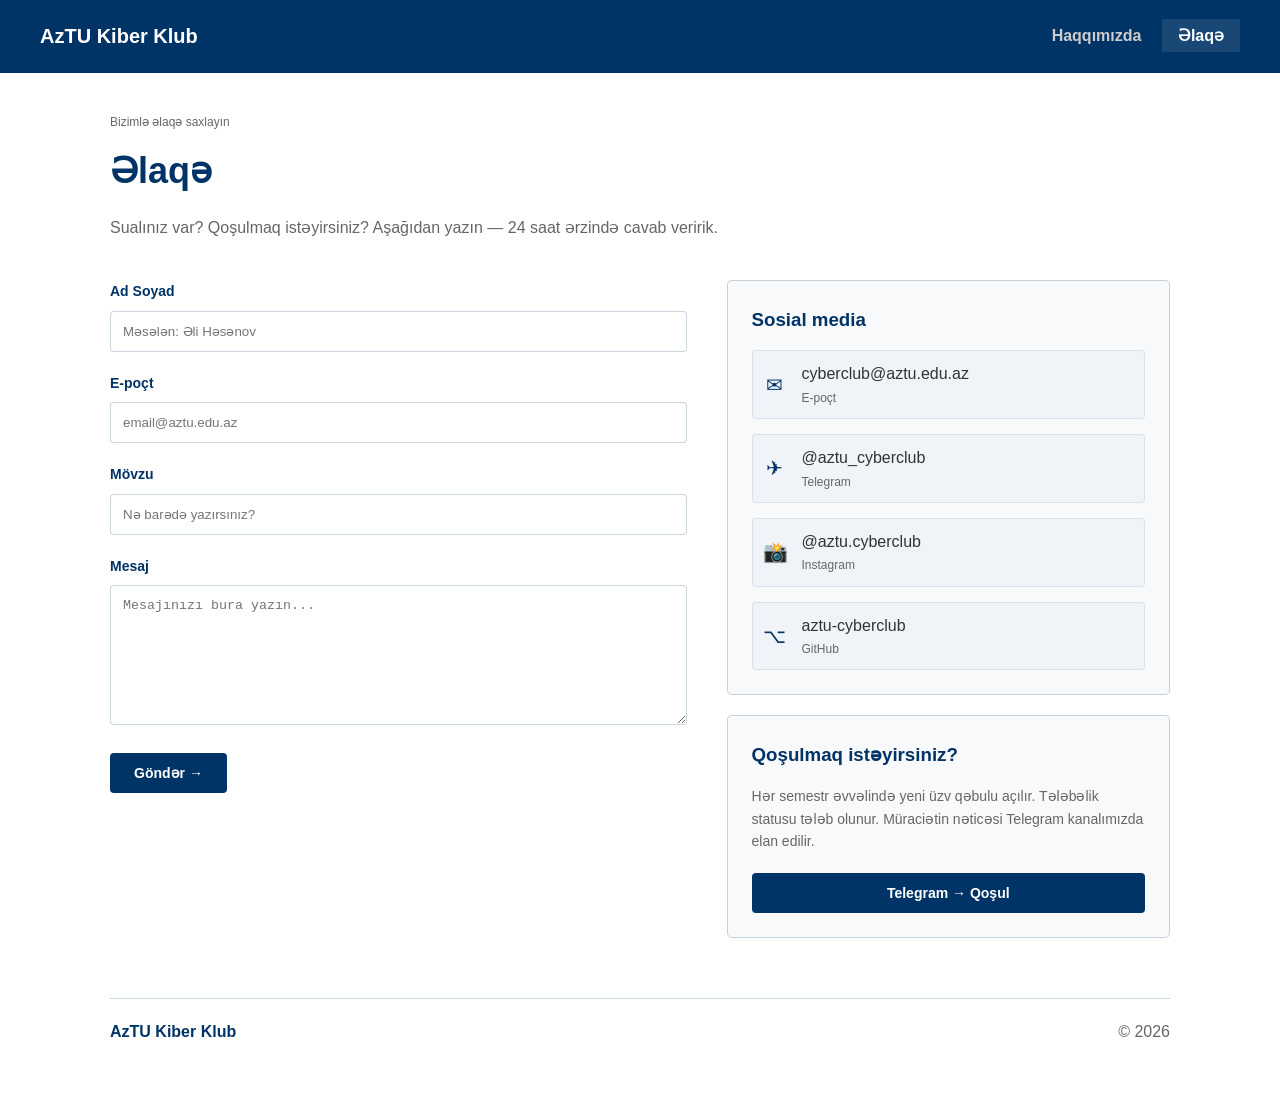
<file: elaqe.html>
<!DOCTYPE html>
<html lang="az">

<head>
  <meta charset="UTF-8">
  <meta name="viewport" content="width=device-width, initial-scale=1.0">
  <title>AzTU Kiber Klub — Əlaqə</title>
  <link rel="stylesheet" href="style.css">
</head>

<body>

  <nav>
    <a class="logo" href="haqqimizda.html">AzTU Kiber Klub</a>

    <div class="nav-linklər">
      <a href="haqqimizda.html">Haqqımızda</a>
      <a class="aktiv" href="elaqe.html">Əlaqə</a>
    </div>
  </nav>

  <div class="məzmun">

    <div class="elaqe-ust">
      <p class="kicik-yazı">Bizimlə əlaqə saxlayın</p>
      <h1>Əlaqə</h1>
      <p>Sualınız var? Qoşulmaq istəyirsiniz? Aşağıdan yazın — 24 saat ərzində cavab veririk.</p>
    </div>

    <div class="elaqe-grid">

      <div class="forma">

        <div>
          <label>Ad Soyad</label>
          <input type="text" placeholder="Məsələn: Əli Həsənov">
        </div>

        <div>
          <label>E-poçt</label>
          <input type="email" placeholder="email@aztu.edu.az">
        </div>

        <div>
          <label>Mövzu</label>
          <input type="text" placeholder="Nə barədə yazırsınız?">
        </div>

        <div>
          <label>Mesaj</label>
          <textarea placeholder="Mesajınızı bura yazın..."></textarea>
        </div>

        <button class="dugme">Göndər →</button>

      </div>

      <div class="elaqe-yan">

        <div class="elaqe-kart">
          <h3>Sosial media</h3>

          <a class="link-satir" href="mailto:cyberclub@aztu.edu.az">
            <span>✉</span>
            <div>
              <span>cyberclub@aztu.edu.az</span>
              <span class="link-alt">E-poçt</span>
            </div>
          </a>

          <a class="link-satir" href="https://t.me/aztu_cyberclub" target="_blank">
            <span>✈</span>
            <div>
              <span>@aztu_cyberclub</span>
              <span class="link-alt">Telegram</span>
            </div>
          </a>

          <a class="link-satir" href="https://instagram.com/aztu.cyberclub" target="_blank">
            <span>📸</span>
            <div>
              <span>@aztu.cyberclub</span>
              <span class="link-alt">Instagram</span>
            </div>
          </a>

          <a class="link-satir" href="https://github.com/aztu-cyberclub" target="_blank">
            <span>⌥</span>
            <div>
              <span>aztu-cyberclub</span>
              <span class="link-alt">GitHub</span>
            </div>
          </a>

        </div>

        <div class="elaqe-kart">
          <h3>Qoşulmaq istəyirsiniz?</h3>
          <p>
            Hər semestr əvvəlində yeni üzv qəbulu açılır. Tələbəlik statusu tələb olunur.
            Müraciətin nəticəsi Telegram kanalımızda elan edilir.
          </p>
          <button class="dugme">Telegram → Qoşul</button>
        </div>

      </div>

    </div>

    <footer>
      <div class="footer-logo">AzTU Kiber Klub</div>
      <div class="footer-yazı">© 2026</div>
    </footer>

  </div>

</body>
</html>
</file>
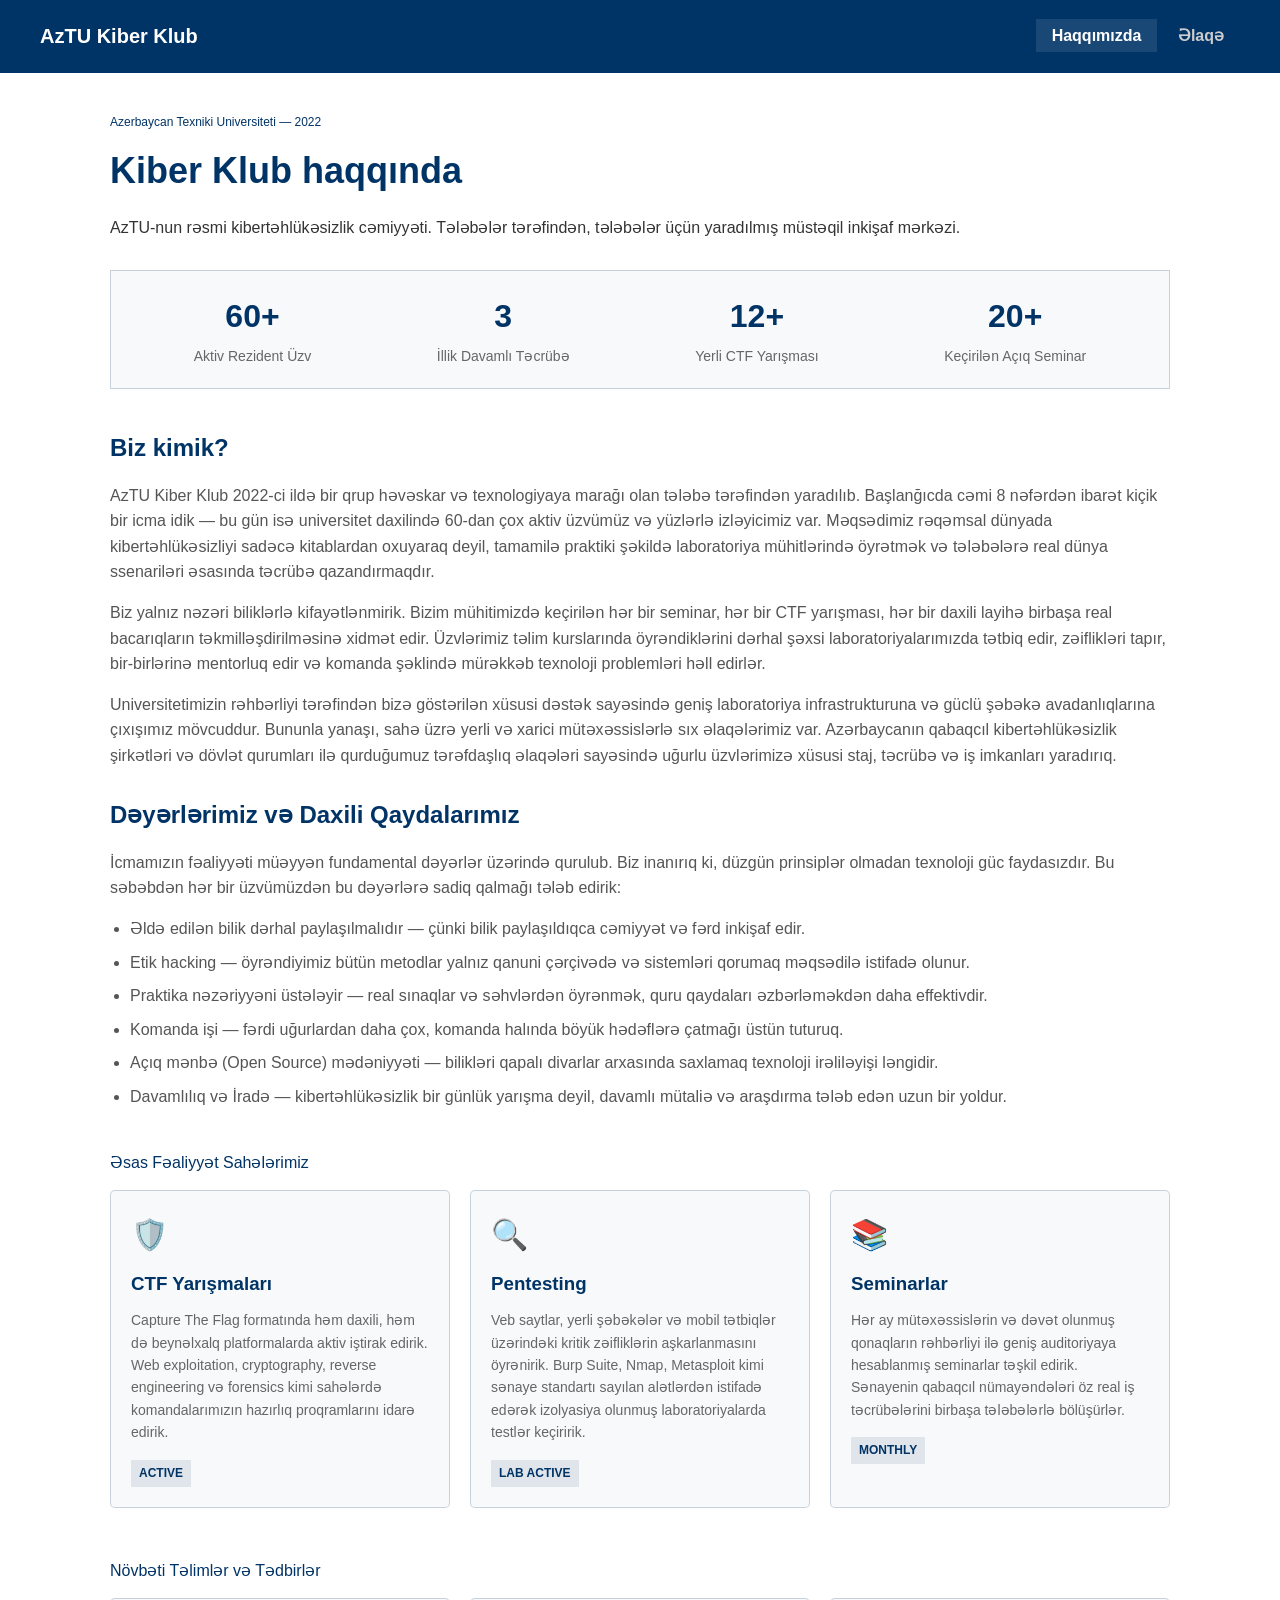
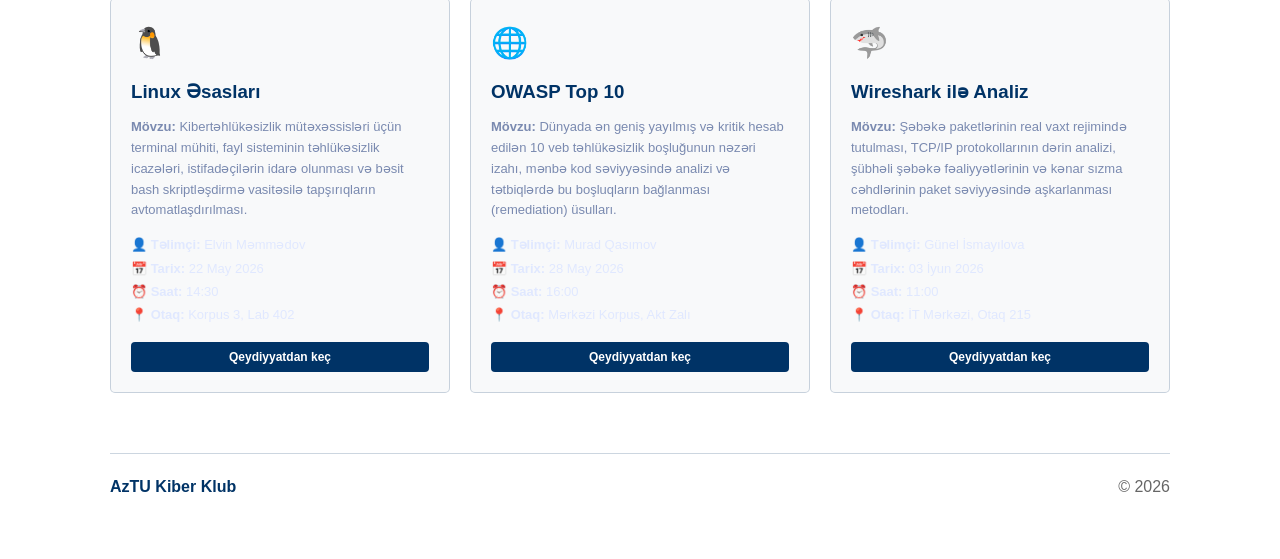
<file: haqqimizda.html>
<!DOCTYPE html>
<html lang="az">
<head>
  <meta charset="UTF-8">
  <meta name="viewport" content="width=device-width, initial-scale=1.0">
  <title>AzTU Kiber Klub — Haqqımızda</title>
  <link rel="stylesheet" href="style.css">
</head>
<body>

  <nav>
    <a class="logo" href="index.html">AzTU Kiber Klub</a>
    <div class="nav-linklər">
      <a class="aktiv" href="haqqinda.html">Haqqımızda</a>
      <a href="elaqe.html">Əlaqə</a>
    </div>
  </nav>

  <div class="məzmun">

    <div class="haqqimizda-ust">
      <p class="kicik-yazı">Azerbaycan Texniki Universiteti — 2022</p>
      <h1>Kiber Klub haqqında</h1>
      <p>AzTU-nun rəsmi kibertəhlükəsizlik cəmiyyəti. Tələbələr tərəfindən, tələbələr üçün yaradılmış müstəqil inkişaf mərkəzi.</p>

      <div class="ust-statlar">
        <div class="stat-blok">
          <span class="stat-reqem">60+</span>
          <span class="stat-ad">Aktiv Rezident Üzv</span>
        </div>
        <div class="stat-blok">
          <span class="stat-reqem">3</span>
          <span class="stat-ad">İllik Davamlı Təcrübə</span>
        </div>
        <div class="stat-blok">
          <span class="stat-reqem">12+</span>
          <span class="stat-ad">Yerli CTF Yarışması</span>
        </div>
        <div class="stat-blok">
          <span class="stat-reqem">20+</span>
          <span class="stat-ad">Keçirilən Açıq Seminar</span> 
        </div>
      </div>
    </div>

    <div class="haqqimizda-metn">

      <h2>Biz kimik?</h2>
      <p>
        AzTU Kiber Klub 2022-ci ildə bir qrup həvəskar və texnologiyaya marağı olan tələbə tərəfindən yaradılıb. Başlanğıcda cəmi 8 nəfərdən ibarət kiçik bir icma idik — bu gün isə universitet daxilində 60-dan çox aktiv üzvümüz və yüzlərlə izləyicimiz var. Məqsədimiz rəqəmsal dünyada kibertəhlükəsizliyi sadəcə kitablardan oxuyaraq deyil, tamamilə praktiki şəkildə laboratoriya mühitlərində öyrətmək və tələbələrə real dünya ssenariləri əsasında təcrübə qazandırmaqdır.
      </p>
      <p>
        Biz yalnız nəzəri biliklərlə kifayətlənmirik. Bizim mühitimizdə keçirilən hər bir seminar, hər bir CTF yarışması, hər bir daxili layihə birbaşa real bacarıqların təkmilləşdirilməsinə xidmət edir. Üzvlərimiz təlim kurslarında öyrəndiklərini dərhal şəxsi laboratoriyalarımızda tətbiq edir, zəiflikləri tapır, bir-birlərinə mentorluq edir və komanda şəklində mürəkkəb texnoloji problemləri həll edirlər.
      </p>
      <p>
        Universitetimizin rəhbərliyi tərəfindən bizə göstərilən xüsusi dəstək sayəsində geniş laboratoriya infrastrukturuna və güclü şəbəkə avadanlıqlarına çıxışımız mövcuddur. Bununla yanaşı, sahə üzrə yerli və xarici mütəxəssislərlə sıx əlaqələrimiz var. Azərbaycanın qabaqcıl kibertəhlükəsizlik şirkətləri və dövlət qurumları ilə qurduğumuz tərəfdaşlıq əlaqələri sayəsində uğurlu üzvlərimizə xüsusi staj, təcrübə və iş imkanları yaradırıq.
      </p>

      <h2 style="margin-top: 28px;">Dəyərlərimiz və Daxili Qaydalarımız</h2>
      <p>
        İcmamızın fəaliyyəti müəyyən fundamental dəyərlər üzərində qurulub. Biz inanırıq ki, düzgün prinsiplər olmadan texnoloji güc faydasızdır. Bu səbəbdən hər bir üzvümüzdən bu dəyərlərə sadiq qalmağı tələb edirik:
      </p>
      <ul class="deyerler">
        <li>Əldə edilən bilik dərhal paylaşılmalıdır — çünki bilik paylaşıldıqca cəmiyyət və fərd inkişaf edir.</li>
        <li>Etik hacking — öyrəndiyimiz bütün metodlar yalnız qanuni çərçivədə və sistemləri qorumaq məqsədilə istifadə olunur.</li>
        <li>Praktika nəzəriyyəni üstələyir — real sınaqlar və səhvlərdən öyrənmək, quru qaydaları əzbərləməkdən daha effektivdir.</li>
        <li>Komanda işi — fərdi uğurlardan daha çox, komanda halında böyük hədəflərə çatmağı üstün tuturuq.</li>
        <li>Açıq mənbə (Open Source) mədəniyyəti — bilikləri qapalı divarlar arxasında saxlamaq texnoloji irəliləyişi ləngidir.</li>
        <li>Davamlılıq və İradə — kibertəhlükəsizlik bir günlük yarışma deyil, davamlı mütaliə və araşdırma tələb edən uzun bir yoldur.</li>
      </ul>

    </div>

    <p class="bolme-basliği">Əsas Fəaliyyət Sahələrimiz</p>
    <div class="kart-grid">
      <div class="kart">
        <div class="kart-ikon">🛡️</div>
        <h3>CTF Yarışmaları</h3>
        <p>
          Capture The Flag formatında həm daxili, həm də beynəlxalq platformalarda aktiv iştirak edirik. Web exploitation, cryptography, reverse engineering və forensics kimi sahələrdə komandalarımızın hazırlıq proqramlarını idarə edirik.
        </p>
        <span class="kart-teq">ACTIVE</span>
      </div>

      <div class="kart">
        <div class="kart-ikon">🔍</div>
        <h3>Pentesting</h3>
        <p>
          Veb saytlar, yerli şəbəkələr və mobil tətbiqlər üzərindəki kritik zəifliklərin aşkarlanmasını öyrənirik. Burp Suite, Nmap, Metasploit kimi sənaye standartı sayılan alətlərdən istifadə edərək izolyasiya olunmuş laboratoriyalarda testlər keçiririk.
        </p>
        <span class="kart-teq">LAB ACTIVE</span>
      </div>

      <div class="kart">
        <div class="kart-ikon">📚</div>
        <h3>Seminarlar</h3>
        <p>
          Hər ay mütəxəssislərin və dəvət olunmuş qonaqların rəhbərliyi ilə geniş auditoriyaya hesablanmış seminarlar təşkil edirik. Sənayenin qabaqcıl nümayəndələri öz real iş təcrübələrini birbaşa tələbələrlə bölüşürlər.
        </p>
        <span class="kart-teq">MONTHLY</span>
      </div>
    </div>

    <p class="bolme-basliği">Növbəti Təlimlər və Tədbirlər</p>
    <div class="kart-grid" style="margin-bottom: 60px;">
      <div class="kart">
        <div class="kart-ikon">🐧</div>
        <h3>Linux Əsasları</h3>
        <p style="font-size: 13px; color: #7a8ab0; margin-bottom: 12px;">
          <strong>Mövzu:</strong> Kibertəhlükəsizlik mütəxəssisləri üçün terminal mühiti, fayl sisteminin təhlükəsizlik icazələri, istifadəçilərin idarə olunması və bəsit bash skriptləşdirmə vasitəsilə tapşırıqların avtomatlaşdırılması.
        </p>
        <div style="font-size: 13px; color: #e0e8ff; line-height: 1.8;">
          <div>👤 <strong>Təlimçi:</strong> Elvin Məmmədov</div>
          <div>📅 <strong>Tarix:</strong> 22 May 2026</div>
          <div>⏰ <strong>Saat:</strong> 14:30</div>
          <div>📍 <strong>Otaq:</strong> Korpus 3, Lab 402</div>
        </div>
        <button class="dugme" style="width: 100%; margin-top: 15px; font-size: 12px; padding: 8px;">Qeydiyyatdan keç</button>
      </div>

      <div class="kart">
        <div class="kart-ikon">🌐</div>
        <h3>OWASP Top 10</h3>
        <p style="font-size: 13px; color: #7a8ab0; margin-bottom: 12px;">
          <strong>Mövzu:</strong> Dünyada ən geniş yayılmış və kritik hesab edilən 10 veb təhlükəsizlik boşluğunun nəzəri izahı, mənbə kod səviyyəsində analizi və tətbiqlərdə bu boşluqların bağlanması (remediation) üsulları.
        </p>
        <div style="font-size: 13px; color: #e0e8ff; line-height: 1.8;">
          <div>👤 <strong>Təlimçi:</strong> Murad Qasımov</div>
          <div>📅 <strong>Tarix:</strong> 28 May 2026</div>
          <div>⏰ <strong>Saat:</strong> 16:00</div>
          <div>📍 <strong>Otaq:</strong> Mərkəzi Korpus, Akt Zalı</div>
        </div>
        <button class="dugme" style="width: 100%; margin-top: 15px; font-size: 12px; padding: 8px;">Qeydiyyatdan keç</button>
      </div>

      <div class="kart">
        <div class="kart-ikon">🦈</div>
        <h3>Wireshark ilə Analiz</h3>
        <p style="font-size: 13px; color: #7a8ab0; margin-bottom: 12px;">
          <strong>Mövzu:</strong> Şəbəkə paketlərinin real vaxt rejimində tutulması, TCP/IP protokollarının dərin analizi, şübhəli şəbəkə fəaliyyətlərinin və kənar sızma cəhdlərinin paket səviyyəsində aşkarlanması metodları.
        </p>
        <div style="font-size: 13px; color: #e0e8ff; line-height: 1.8;">
          <div>👤 <strong>Təlimçi:</strong> Günel İsmayılova</div>
          <div>📅 <strong>Tarix:</strong> 03 İyun 2026</div>
          <div>⏰ <strong>Saat:</strong> 11:00</div>
          <div>📍 <strong>Otaq:</strong> İT Mərkəzi, Otaq 215</div>
        </div>
        <button class="dugme" style="width: 100%; margin-top: 15px; font-size: 12px; padding: 8px;">Qeydiyyatdan keç</button>
      </div>
    </div>

    <footer>
      <div class="footer-logo">AzTU Kiber Klub</div>
      <div class="footer-yazı">© 2026</div>
    </footer>

  </div>

</body>
</html>
</file>
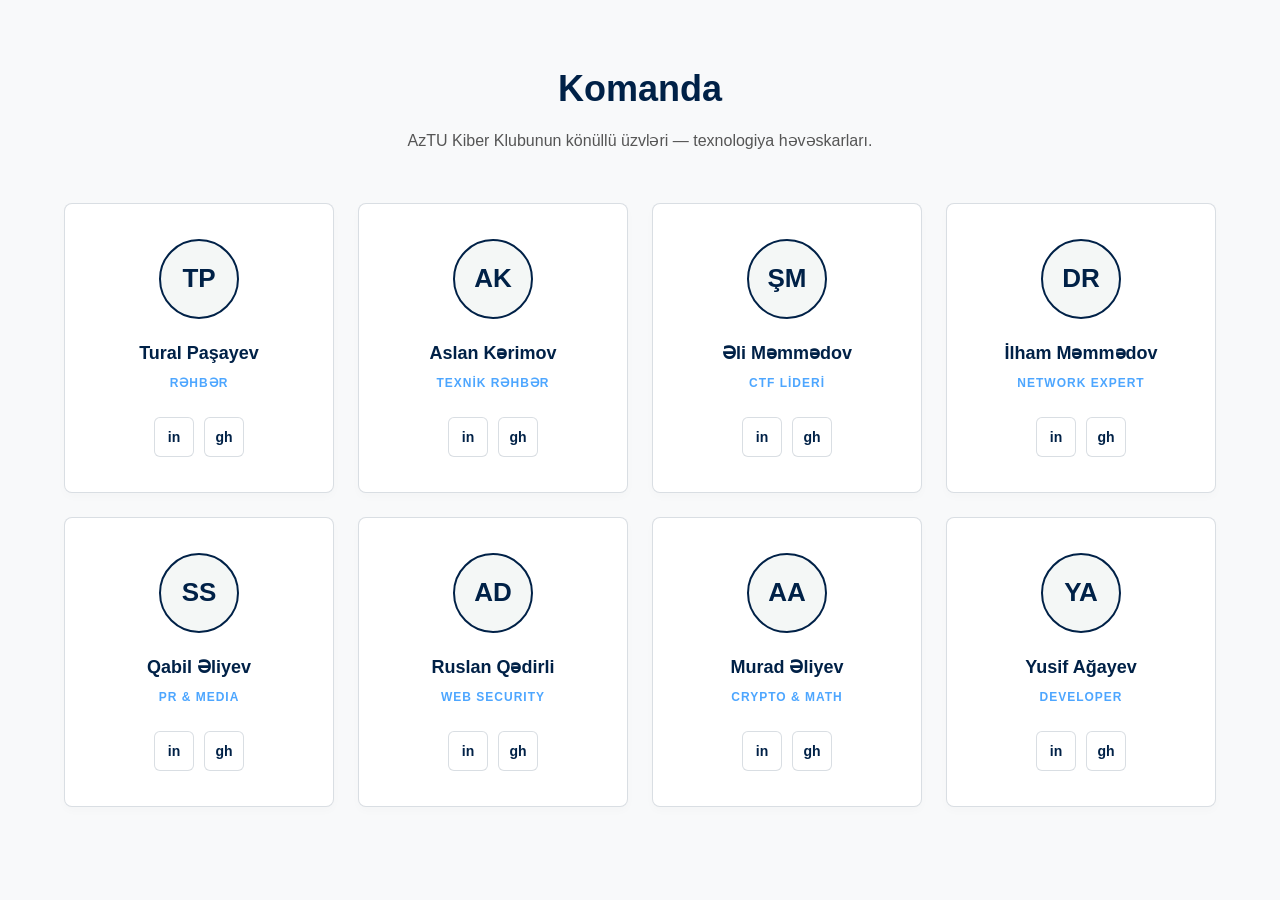
<file: komando.html>
<!DOCTYPE html>
<html lang="az">
<head>
    <meta charset="UTF-8">
    <meta name="viewport" content="width=device-width, initial-scale=1.0">
    <title>Komanda - AzTU Kiber Klub</title>
    <link rel="stylesheet" href="style1.css">
</head>
<body>
    <div class="team-section">
        <h1>Komanda</h1>
        <p class="text">
            AzTU Kiber Klubunun könüllü üzvləri — texnologiya həvəskarları.
        </p>

        <div class="container">
            <div class="card">
                <div class="circle">TP</div>
                <h2>Tural Paşayev</h2>
                <h3>RƏHBƏR</h3>
                <div class="social-buttons">
                    <button>in</button>
                    <button>gh</button>
                </div>
            </div>

            <div class="card">
                <div class="circle">AK</div>
                <h2>Aslan Kərimov</h2>
                <h3>TEXNİK RƏHBƏR</h3>
                <div class="social-buttons">
                    <button>in</button>
                    <button>gh</button>
                </div>
            </div>

            <div class="card">
                <div class="circle">ŞM</div>
                <h2>Əli Məmmədov</h2>
                <h3>CTF LİDERİ</h3>
                <div class="social-buttons">
                    <button>in</button>
                    <button>gh</button>
                </div>
            </div>

            <div class="card">
                <div class="circle">DR</div>
                <h2>İlham Məmmədov</h2>
                <h3>NETWORK EXPERT</h3>
                <div class="social-buttons">
                    <button>in</button>
                    <button>gh</button>
                </div>
            </div>

            <div class="card">
                <div class="circle">SS</div>
                <h2>Qabil Əliyev</h2>
                <h3>PR & MEDIA</h3>
                <div class="social-buttons">
                    <button>in</button>
                    <button>gh</button>
                </div>
            </div>

            <div class="card">
                <div class="circle">AD</div>
                <h2>Ruslan Qədirli</h2>
                <h3>WEB SECURITY</h3>
                <div class="social-buttons">
                    <button>in</button>
                    <button>gh</button>
                </div>
            </div>

            <div class="card">
                <div class="circle">AA</div>
                <h2>Murad Əliyev</h2>
                <h3>CRYPTO & MATH</h3>
                <div class="social-buttons">
                    <button>in</button>
                    <button>gh</button>
                </div>
            </div>

            <div class="card">
                <div class="circle">YA</div>
                <h2>Yusif Ağayev</h2>
                <h3>DEVELOPER</h3>
                <div class="social-buttons">
                    <button>in</button>
                    <button>gh</button>
                </div>
            </div>
        </div>
    </div>
</body>
</html>
</file>
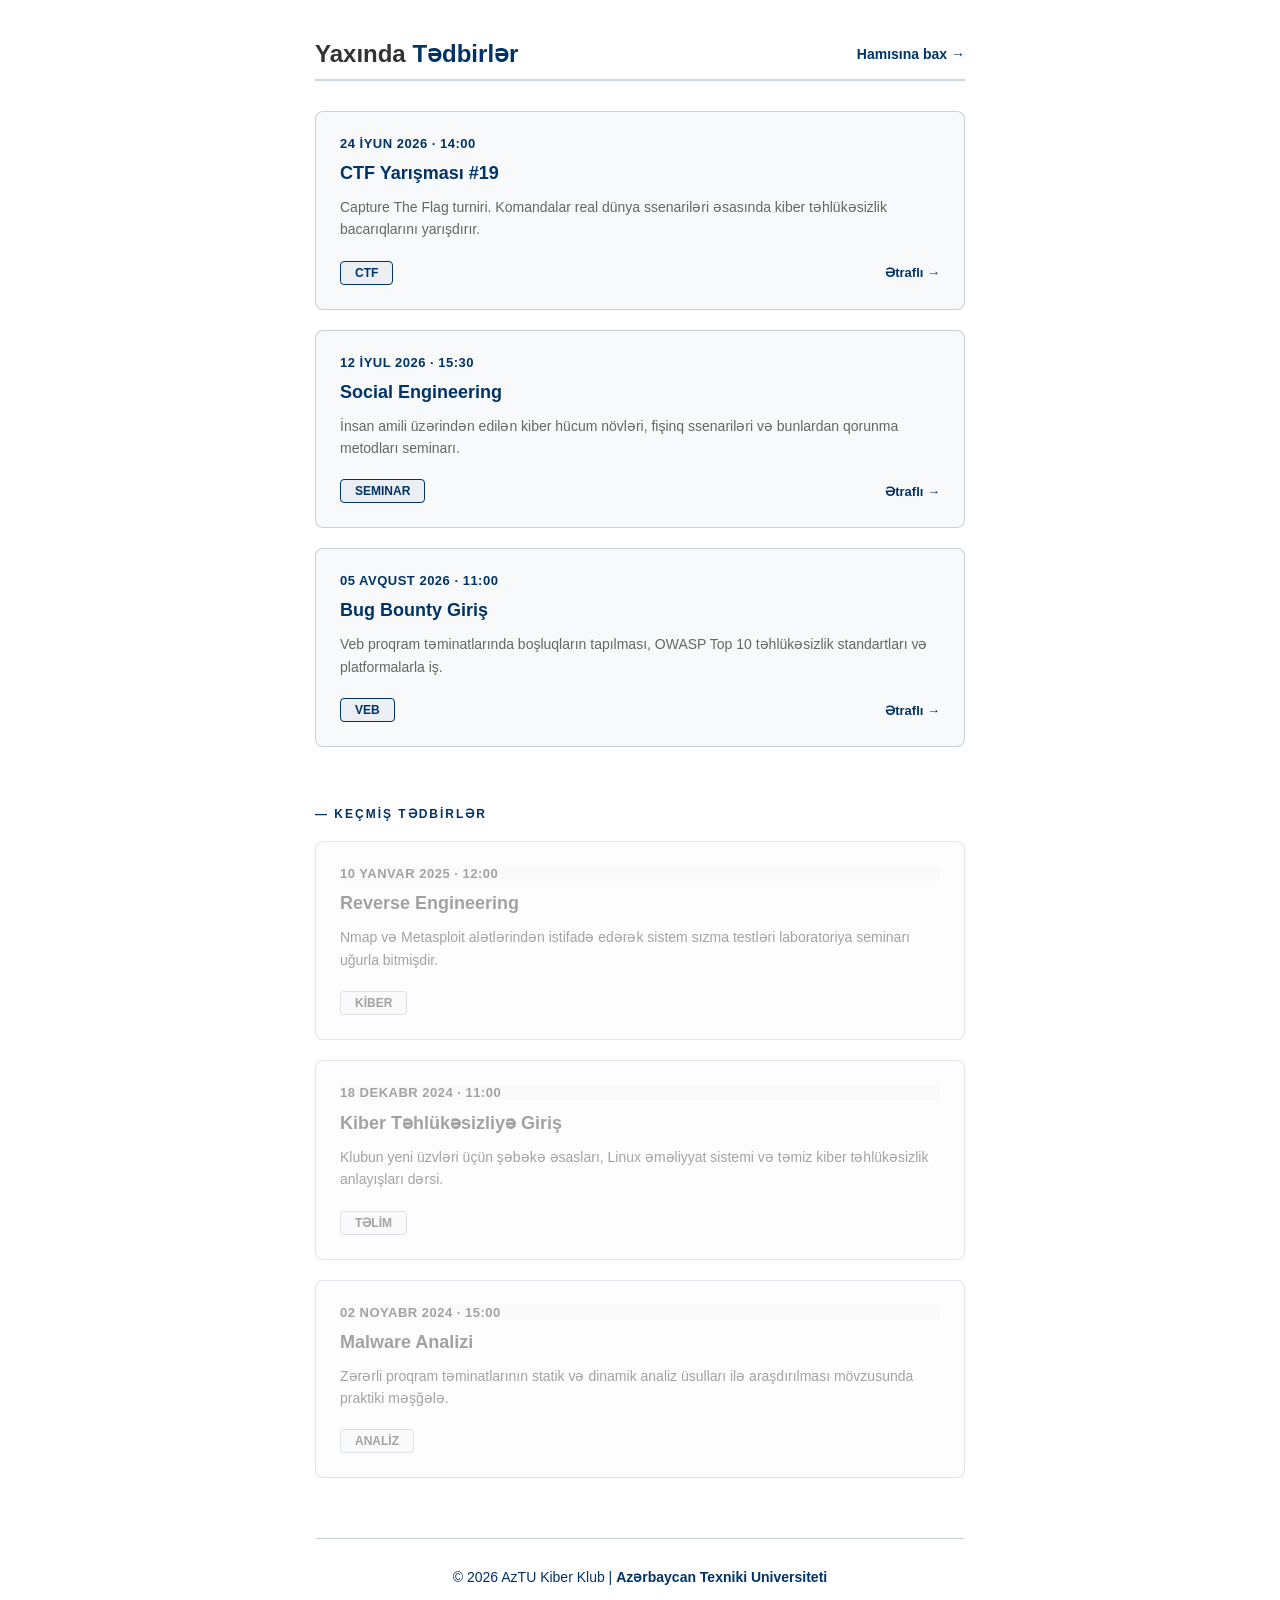
<file: project.html>
<!DOCTYPE html>
<html lang="az">
<head>
    <meta charset="UTF-8">
    <meta name="viewport" content="width=device-width, initial-scale=1.0">
    <title>AzTU Kiber Klub - Tədbirlər</title>
    <link rel="stylesheet" href="project.css">
</head>
<body>
    <section class="events-section">
        <div class="header-row">
            <h2>Yaxında <span class="highlight-blue">Tədbirlər</span></h2>
            <a href="#" class="view-all">Hamısına bax &rarr;</a>
        </div>

        <div class="events-grid">
            <div class="event-card">
                <div class="event-info">
                    <span class="event-date">24 İYUN 2026 · 14:00</span>
                    <h3 class="event-title">CTF Yarışması #19</h3>
                    <p class="event-description">Capture The Flag turniri. Komandalar real dünya ssenariləri əsasında kiber təhlükəsizlik bacarıqlarını yarışdırır.</p>
                    <div class="event-footer-flex">
                        <div class="event-tag">CTF</div>
                        <span class="details-link">Ətraflı &rarr;</span>
                    </div>
                </div>
            </div>

            <div class="event-card">
                <div class="event-info">
                    <span class="event-date">12 İYUL 2026 · 15:30</span>
                    <h3 class="event-title">Social Engineering</h3>
                    <p class="event-description">İnsan amili üzərindən edilən kiber hücum növləri, fişinq ssenariləri və bunlardan qorunma metodları seminarı.</p>
                    <div class="event-footer-flex">
                        <div class="event-tag">SEMINAR</div>
                        <span class="details-link">Ətraflı &rarr;</span>
                    </div>
                </div>
            </div>

            <div class="event-card">
                <div class="event-info">
                    <span class="event-date">05 AVQUST 2026 · 11:00</span>
                    <h3 class="event-title">Bug Bounty Giriş</h3>
                    <p class="event-description">Veb proqram təminatlarında boşluqların tapılması, OWASP Top 10 təhlükəsizlik standartları və platformalarla iş.</p>
                    <div class="event-footer-flex">
                        <div class="event-tag">VEB</div>
                        <span class="details-link">Ətraflı &rarr;</span>
                    </div>
                </div>
            </div>
        </div>

        <div class="past-section-header">— KEÇMİŞ TƏDBİRLƏR</div>

        <div class="events-grid past-grid">
            <div class="event-card past-event">
                <div class="event-info">
                    <span class="event-date">10 YANVAR 2025 · 12:00</span>
                    <h3 class="event-title">Reverse Engineering</h3>
                    <p class="event-description">Nmap və Metasploit alətlərindən istifadə edərək sistem sızma testləri laboratoriya seminarı uğurla bitmişdir.</p>
                    <div class="event-footer-flex">
                        <div class="event-tag">KİBER</div>
                    </div>
                </div>
            </div>

            <div class="event-card past-event">
                <div class="event-info">
                    <span class="event-date">18 DEKABR 2024 · 11:00</span>
                    <h3 class="event-title">Kiber Təhlükəsizliyə Giriş</h3>
                    <p class="event-description">Klubun yeni üzvləri üçün şəbəkə əsasları, Linux əməliyyat sistemi və təmiz kiber təhlükəsizlik anlayışları dərsi.</p>
                    <div class="event-footer-flex">
                        <div class="event-tag">TƏLİM</div>
                    </div>
                </div>
            </div>

            <div class="event-card past-event">
                <div class="event-info">
                    <span class="event-date">02 NOYABR 2024 · 15:00</span>
                    <h3 class="event-title">Malware Analizi</h3>
                    <p class="event-description">Zərərli proqram təminatlarının statik və dinamik analiz üsulları ilə araşdırılması mövzusunda praktiki məşğələ.</p>
                    <div class="event-footer-flex">
                        <div class="event-tag">ANALİZ</div>
                    </div>
                </div>
            </div>
        </div>

        <footer class="site-footer">
            <p>© 2026 AzTU Kiber Klub | <strong>Azərbaycan Texniki Universiteti</strong></p>
        </footer>
    </section>
</body>
</html>
</file>
<file: style.css>
* {
  margin: 0;
  padding: 0;
  box-sizing: border-box;
}

body {
  font-family: Arial, sans-serif;
  background-color: #ffffff;
  color: #333333;
  line-height: 1.6;
}

.məzmun {
  max-width: 1100px;
  margin: 40px auto;
  padding: 0 20px;
}

h1 {
  font-size: 36px;
  margin-bottom: 15px;
  color: #003366;
}

.kicik-yazı {
  color: #003366;
  font-size: 12px;
  margin-bottom: 10px;
}

.dugme {
  background-color: #003366;
  color: #ffffff;
  border: none;
  padding: 12px 24px;
  font-size: 14px;
  font-weight: bold;
  cursor: pointer;
  border-radius: 4px;
}

.dugme:hover {
  background-color: #002244;
}

nav {
  display: flex;
  justify-content: space-between;
  align-items: center;
  padding: 20px 40px;
  background-color: #003366;
  border-bottom: 1px solid rgba(0, 51, 102, 0.2);
}

nav .logo {
  color: #ffffff;
  text-decoration: none;
  font-weight: bold;
  font-size: 20px;
}

.nav-linklər a {
  color: #cccccc;
  text-decoration: none;
  padding: 8px 16px;
  font-weight: bold;
}

.nav-linklər a:hover, .nav-linklər a.aktiv {
  color: #ffffff;
  background-color: rgba(255, 255, 255, 0.1);
}

footer {
  display: flex;
  justify-content: space-between;
  padding: 20px 0;
  margin-top: 40px;
  border-top: 1px solid rgba(0, 51, 102, 0.2);
}

.footer-logo {
  color: #003366;
  font-weight: bold;
}

.footer-yazı {
  color: #666666;
}

.haqqimizda-ust {
  margin-bottom: 30px;
}

.haqqimizda-header-flex {
  display: flex;
  justify-content: space-between;
  align-items: center;
}

.haqqimizda-header-text {
  flex: 1;
}

.aztu-logo-img {
  width: 110px;
  height: auto;
  margin-left: 20px;
}

.ust-statlar {
  display: flex;
  justify-content: space-around;
  background-color: #f8f9fa;
  padding: 20px;
  margin-top: 30px;
  border: 1px solid rgba(0, 51, 102, 0.2);
}

.stat-blok {
  text-align: center;
}

.stat-reqem {
  display: block;
  font-size: 32px;
  font-weight: bold;
  color: #003366;
}

.stat-ad {
  font-size: 14px;
  color: #666666;
}

.haqqimizda-metn {
  margin-top: 40px;
  margin-bottom: 40px;
}

.haqqimizda-metn h2, .bolme-basliği {
  margin-bottom: 15px;
  color: #003366;
}

.haqqimizda-metn p {
  margin-bottom: 15px;
  color: #555555;
}

.deyerler {
  margin-left: 20px;
  margin-bottom: 30px;
  color: #555555;
}

.deyerler li {
  margin-bottom: 8px;
}

.kart-grid {
  display: flex;
  gap: 20px;
  margin-bottom: 50px;
}

.kart {
  flex: 1;
  background-color: #f8f9fa;
  border: 1px solid rgba(0, 51, 102, 0.2);
  padding: 20px;
  border-radius: 5px;
}

.kart-ikon {
  font-size: 30px;
  margin-bottom: 10px;
}

.kart h3 {
  margin-bottom: 10px;
  color: #003366;
}

.kart p {
  font-size: 14px;
  color: #666666;
  margin-bottom: 15px;
}

.kart-teq {
  display: inline-block;
  background-color: rgba(0, 51, 102, 0.1);
  color: #003366;
  padding: 4px 8px;
  font-size: 12px;
  font-weight: bold;
}

.elaqe-ust {
  margin-bottom: 40px;
}

.elaqe-ust p {
  color: #666666;
}

.elaqe-grid {
  display: flex;
  gap: 40px;
  margin-bottom: 60px;
}

.forma {
  flex: 1.3;
  display: flex;
  flex-direction: column;
  gap: 20px;
}

.forma label {
  display: block;
  color: #003366;
  font-size: 14px;
  font-weight: bold;
  margin-bottom: 8px;
}

.forma input, .forma textarea {
  width: 100%;
  padding: 12px;
  background-color: #ffffff;
  border: 1px solid rgba(0, 51, 102, 0.2);
  color: #333333;
  border-radius: 4px;
}

.forma input:focus, .forma textarea:focus {
  border-color: #003366;
  outline: none;
}

.forma textarea {
  height: 140px;
  resize: vertical;
}

.forma .dugme {
  align-self: flex-start;
}

.elaqe-yan {
  flex: 1;
  display: flex;
  flex-direction: column;
  gap: 20px;
}

.elaqe-kart {
  background-color: #f8f9fa;
  border: 1px solid rgba(0, 51, 102, 0.2);
  padding: 24px;
  border-radius: 5px;
}

.elaqe-kart h3 {
  margin-bottom: 15px;
  color: #003366;
}

.elaqe-kart p {
  font-size: 14px;
  color: #666666;
  margin-bottom: 20px;
}

.elaqe-kart .dugme {
  width: 100%;
}

.link-satir {
  display: flex;
  align-items: center;
  gap: 15px;
  text-decoration: none;
  color: #333333;
  margin-bottom: 15px;
  padding: 10px;
  background-color: #f0f4f8;
  border-radius: 4px;
  border: 1px solid rgba(0, 51, 102, 0.1);
}

.link-satir:last-child {
  margin-bottom: 0;
}

.link-satir > span {
  font-size: 20px;
  color: #003366;
  width: 24px;
  text-align: center;
}

.link-satir div {
  display: flex;
  flex-direction: column;
}

.link-alt {
  font-size: 12px;
  color: #666666;
  margin-top: 2px;
}
</file>
<file: style1.css>
* {
    margin: 0;
    padding: 0;
    box-sizing: border-box;
}

body {
    background-color: #f8f9fa;
    color: #333333;
    font-family: 'Segoe UI', Tahoma, Geneva, Verdana, sans-serif;
    line-height: 1.6;
}

.team-section {
    max-width: 1200px;
    margin: 0 auto;
    padding: 60px 24px;
    text-align: center;
}

h1 {
    font-size: 36px;
    color: #002147;
    margin-bottom: 10px;
    font-weight: bold;
}

.text {
    color: #555555;
    margin-bottom: 50px;
    font-size: 16px;
}

.container {
    display: grid;
    grid-template-columns: repeat(4, 1fr);
    gap: 24px;
}

.card {
    background-color: #ffffff;
    border: 1px solid rgba(0, 33, 71, 0.15);
    padding: 35px 20px;
    border-radius: 8px;
    text-align: center;
    box-shadow: 0 4px 10px rgba(0, 0, 0, 0.02);
    transition: transform 0.25s, box-shadow 0.25s, border-color 0.25s;
}

.card:hover {
    transform: translateY(-5px);
    box-shadow: 0 8px 20px rgba(0, 33, 71, 0.08);
    border-color: #4da6ff;
}

.circle {
    width: 80px;
    height: 80px;
    border: 2px solid #002147;
    border-radius: 50%;
    margin: 0 auto 20px;
    display: flex;
    align-items: center;
    justify-content: center;
    font-size: 26px;
    font-weight: bold;
    color: #002147;
    background-color: #f4f7f6;
}

h2 {
    color: #002147;
    font-size: 18px;
    margin-bottom: 6px;
}

h3 {
    color: #4da6ff;
    font-size: 12px;
    letter-spacing: 1px;
    margin-bottom: 24px;
}

.social-buttons {
    display: flex;
    justify-content: center;
    gap: 10px;
}

button {
    width: 40px;
    height: 40px;
    border: 1px solid rgba(0, 33, 71, 0.15);
    background-color: #ffffff;
    color: #002147;
    border-radius: 6px;
    cursor: pointer;
    font-weight: bold;
    font-size: 14px;
    transition: all 0.2s;
    font-family: inherit;
}

button:hover {
    background-color: #002147;
    color: #ffffff;
    border-color: #002147;
}

@media (max-width: 992px) {
    .container {
        grid-template-columns: repeat(3, 1fr);
    }
}

@media (max-width: 768px) {
    .container {
        grid-template-columns: repeat(2, 1fr);
    }
    .team-section {
        padding: 40px 20px;
    }
}

@media (max-width: 480px) {
    .container {
        grid-template-columns: 1fr;
    }
}
</file>
<file: project.css>
:root {
    --bg-color: #ffffff;          
    --card-bg: #f8f9fa;           
    --custom-blue: #003366;       
    --text-main: #333333;         
    --text-dim: #666666;          
    --border-color: rgba(0, 51, 102, 0.2);      
}

body {
    background-color: var(--bg-color);
    font-family: Arial, sans-serif;
    color: var(--text-main);
    margin: 0;
    padding: 0;
}

.events-section {
    padding: 40px 20px 20px 20px;
    max-width: 650px;
    margin: 0 auto;
    min-height: 100vh;
    display: flex;
    flex-direction: column;
}

.events-container {
    flex: 1; 
}

.header-row {
    display: flex;
    justify-content: space-between;
    align-items: center;
    margin-bottom: 30px;
    border-bottom: 2px solid var(--border-color);
    padding-bottom: 10px;
}

.header-row h2 {
    font-size: 24px;
    line-height: 1.2;
    margin: 0;
    color: var(--text-main);
}

.header-row h2 .highlight-blue {
    display: inline;
    color: var(--custom-blue);
}

.view-all {
    color: var(--custom-blue);
    text-decoration: none;
    font-size: 14px;
    font-weight: bold;
}

.view-all:hover {
    text-decoration: underline;
}

.event-card {
    background: var(--card-bg);
    border: 1px solid var(--border-color);
    border-radius: 8px;
    padding: 24px;
    margin-bottom: 20px;
    transition: transform 0.2s, box-shadow 0.2s;
}

.event-card:hover {
    transform: translateY(-2px);
    box-shadow: 0 4px 12px rgba(0, 51, 102, 0.08);
}

.event-date {
    color: var(--custom-blue);
    font-size: 13px;
    letter-spacing: 0.5px;
    display: block;
    margin-bottom: 12px;
    font-weight: bold;
}

.event-title {
    font-size: 18px;
    margin: 0 0 12px 0;
    font-weight: bold;
    color: var(--custom-blue);
}

.event-description {
    color: var(--text-dim);
    font-size: 14px;
    line-height: 1.6;
    margin: 0 0 20px 0;
}

.event-footer-flex {
    display: flex;
    justify-content: space-between;
    align-items: center;
}

.event-tag {
    display: inline-block;
    border: 1px solid var(--custom-blue);
    color: var(--custom-blue);
    padding: 4px 14px;
    border-radius: 4px;
    font-size: 12px;
    font-weight: bold;
    background: rgba(0, 51, 102, 0.05);
}

.details-link {
    font-size: 13px;
    color: var(--custom-blue);
    font-weight: bold;
    cursor: pointer;
}

.past-section-header {
    color: var(--custom-blue);
    font-size: 12px;
    letter-spacing: 2px;
    margin: 40px 0 20px 0;
    font-weight: bold;
}

.past-event {
    opacity: 0.6;
    background: #fdfdfd;
}

.past-event:hover {
    transform: none;
    box-shadow: none;
}

.past-event .event-title {
    color: var(--text-dim);
}

.past-event .event-date,
.past-event .event-tag {
    color: var(--text-dim);
    border-color: var(--border-color);
    background: rgba(0, 0, 0, 0.02);
}

.site-footer {
    text-align: center;
    padding: 30px 0 10px 0;
    margin-top: 40px;
    border-top: 1px solid var(--border-color);
}

.site-footer p {
    color: var(--custom-blue); 
    font-size: 14px;
    margin: 0;
}

.site-footer strong {
    font-weight: bold; 
}
</file>
